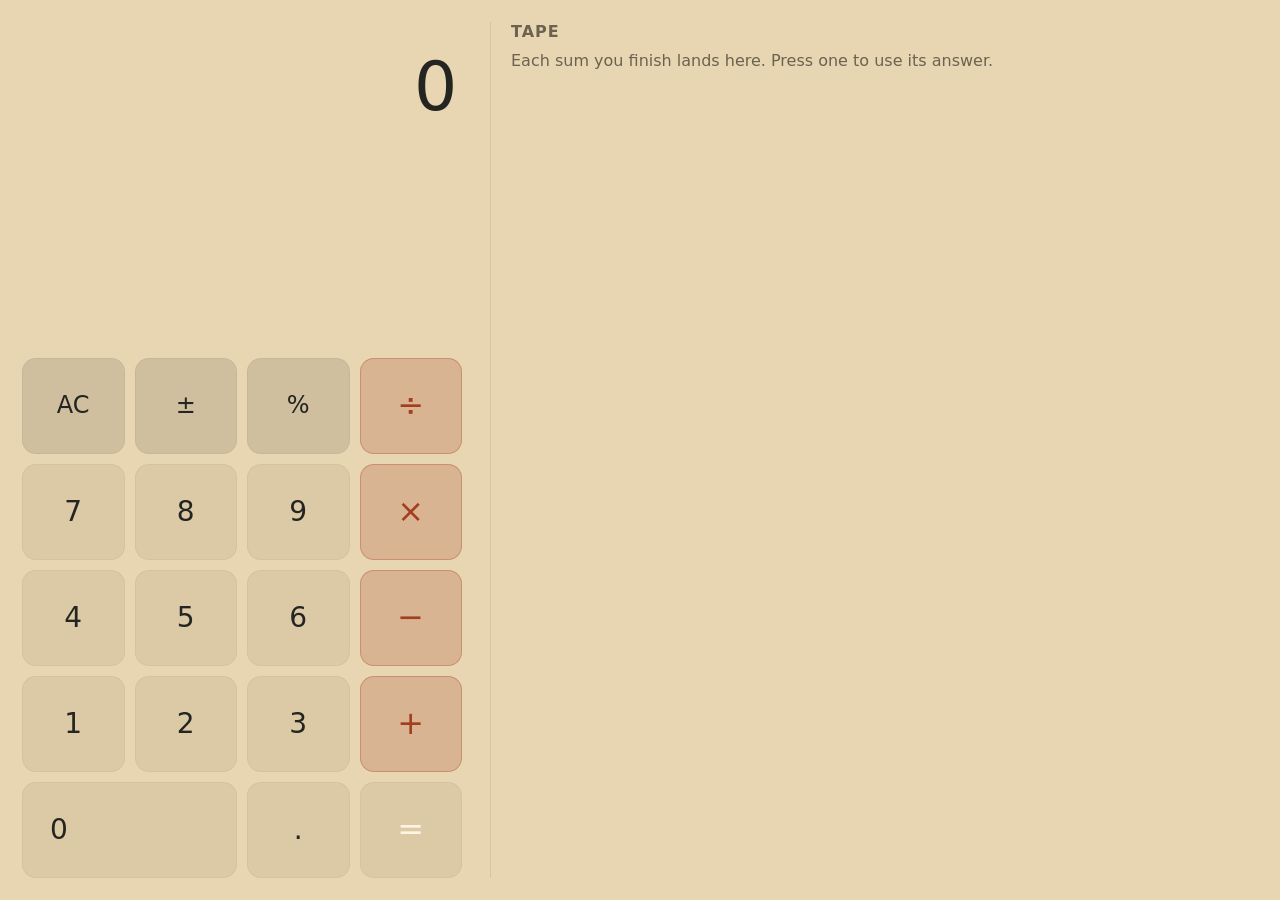
<file: apps/calculator/index.html>
<!doctype html>
<html lang="en">
<head>
<meta charset="utf-8">
<meta name="viewport" content="width=device-width, initial-scale=1">
<title>Calculator</title>
<link rel="manifest" href="manifest.json">
<link rel="icon" href="icon.svg" type="image/svg+xml">
<link rel="stylesheet" href="../parts/parts.css">
<link rel="stylesheet" href="calculator.css">
<script type="module" src="../parts/parts.js"></script>
</head>
<body>
<number-screen>
  <sum-line aria-hidden="true"></sum-line>
  <output aria-live="polite" aria-label="Result">0</output>
</number-screen>
<key-pad role="group" aria-label="Keys">
  <button type="button" data-key="clear" class="soft">AC</button>
  <button type="button" data-key="negate" class="soft" aria-label="Plus or minus">±</button>
  <button type="button" data-key="percent" class="soft" aria-label="Percent">%</button>
  <button type="button" data-key="/" class="op" aria-label="Divide">÷</button>
  <button type="button" data-key="7">7</button>
  <button type="button" data-key="8">8</button>
  <button type="button" data-key="9">9</button>
  <button type="button" data-key="*" class="op" aria-label="Times">×</button>
  <button type="button" data-key="4">4</button>
  <button type="button" data-key="5">5</button>
  <button type="button" data-key="6">6</button>
  <button type="button" data-key="-" class="op" aria-label="Minus">−</button>
  <button type="button" data-key="1">1</button>
  <button type="button" data-key="2">2</button>
  <button type="button" data-key="3">3</button>
  <button type="button" data-key="+" class="op" aria-label="Plus">+</button>
  <button type="button" data-key="0" class="wide">0</button>
  <button type="button" data-key="." aria-label="Point">.</button>
  <button type="button" data-key="=" primary aria-label="Equals">=</button>
</key-pad>
<paper-tape aria-label="Earlier sums">
  <h2>Tape</h2>
  <ol></ol>
  <p class="empty">Each sum you finish lands here. Press one to use its answer.</p>
</paper-tape>
<!-- a classic script at the end of the page, so it runs before parts.js (a module, run after parsing) says ready:
     the host's share and press messages answer that, and the calculator must be listening by then -->
<script src="calculator.js"></script>
</body>
</html>
</file>
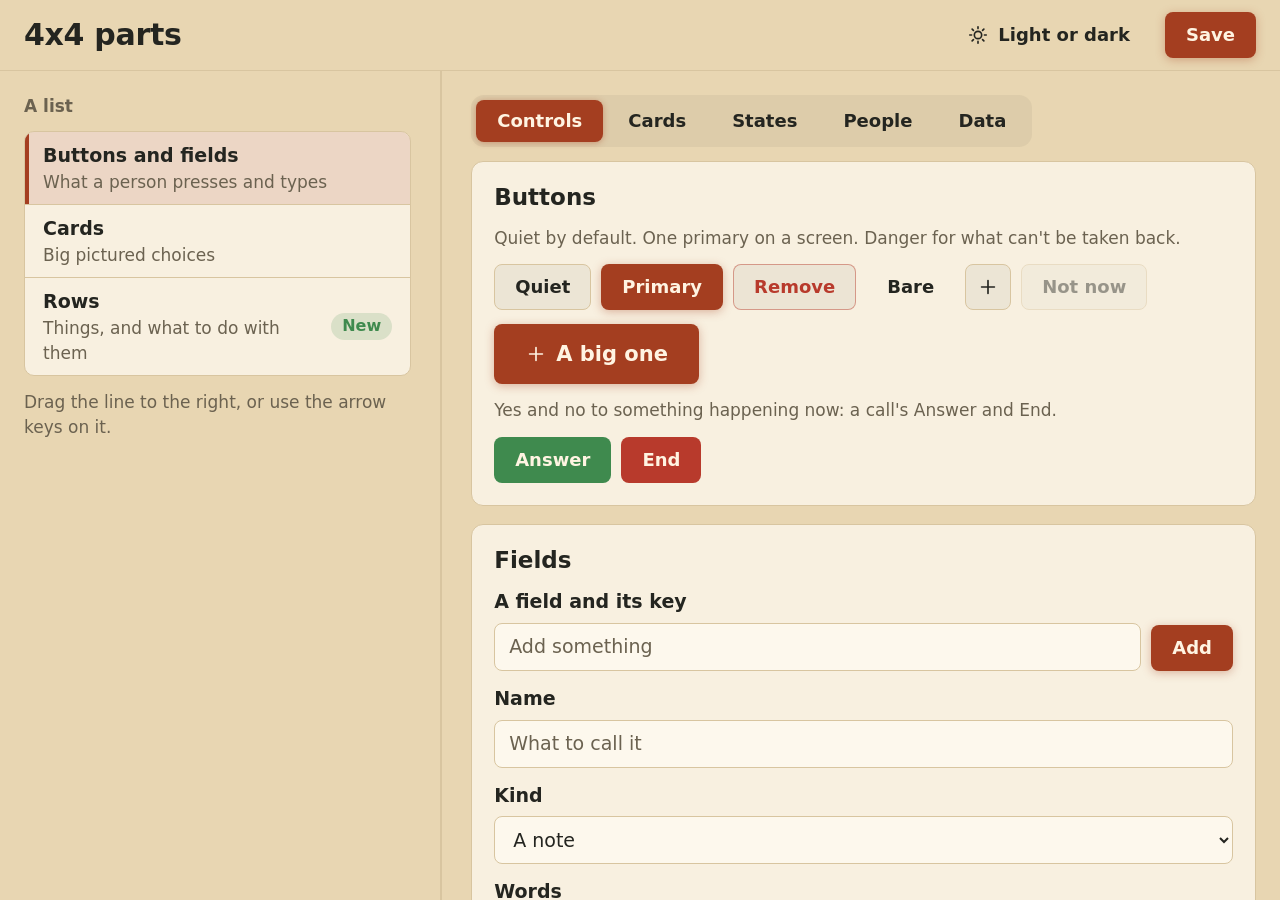
<file: apps/parts/index.html>
<!doctype html>
<html lang="en">
<head>
<meta charset="utf-8">
<meta name="viewport" content="width=device-width, initial-scale=1">
<title>4x4 parts</title>
<!-- Every kind, as an app would write it (the agreed names, README.md › The parts). The library gives kinds, not names: this
     page calls its things sample-…, an app calls them what they are. Read a tag by its last word: sample-list is
     a list, choice-grid a grid, sample-card a card. A kind's parts start with the kind: list-row in a list,
     row-title in a row, card-picture in a card, view-splitter in a view. -->
<link rel="stylesheet" href="parts.css">
<link rel="stylesheet" href="named/thread.css">
<script type="module" src="index.js"></script>
</head>
<body>
<app-page>
  <header>
    <h1>4x4 parts</h1>
    <button bare name="light"><svg><use href="icons.svg#sun"/></svg> Light or dark</button>
    <button primary name="save">Save</button>
  </header>

  <parts-view name="parts">
    <aside>
      <h3 quiet>A list</h3>
      <sample-list>
        <list-row press current>
          <row-title>Buttons and fields</row-title>
          <row-note>What a person presses and types</row-note>
        </list-row>
        <list-row press>
          <row-title>Cards</row-title>
          <row-note>Big pictured choices</row-note>
        </list-row>
        <list-row press>
          <row-title>Rows</row-title>
          <row-note>Things, and what to do with them</row-note>
          <sample-tag ok>New</sample-tag>
        </list-row>
      </sample-list>
      <p quiet>Drag the line to the right, or use the arrow keys on it.</p>
    </aside>

    <view-splitter></view-splitter>

    <main>
      <tab-group>
        <button tab="controls" current>Controls</button>
        <button tab="cards">Cards</button>
        <button tab="states">States</button>
        <button tab="people">People</button>
        <button tab="data">Data</button>
      </tab-group>

      <section tab="controls" current>
        <sample-card>
          <h2>Buttons</h2>
          <p quiet>Quiet by default. One primary on a screen. Danger for what can't be taken back.</p>
          <sample-group>
            <button>Quiet</button>
            <button primary>Primary</button>
            <button danger>Remove</button>
            <button bare>Bare</button>
            <button icon aria-label="Add"><svg><use href="icons.svg#add"/></svg></button>
            <button disabled>Not now</button>
          </sample-group>
          <sample-group>
            <button primary big><svg><use href="icons.svg#add"/></svg> A big one</button>
          </sample-group>
          <p quiet>Yes and no to something happening now: a call's Answer and End.</p>
          <sample-group>
            <button ok>Answer</button>
            <button bad>End</button>
          </sample-group>
        </sample-card>
        <sample-card>
          <h2>Fields</h2>
          <form inline><label>A field and its key <input name="thing" placeholder="Add something"></label><button primary type="button">Add</button></form>
          <label>Name <input name="name" placeholder="What to call it"></label>
          <label>Kind <select name="kind"><option>A note</option><option>A list</option></select></label>
          <label>Words <textarea name="words" placeholder="Say it in your own words"></textarea></label>
          <button role="switch" aria-checked="true">Keep it on this computer</button>
          <button role="switch" aria-checked="false">Tell me when it changes</button>
        </sample-card>
      </section>

      <section tab="cards">
        <choice-grid>
          <button card hue="left">
            <card-picture><svg><use href="icons.svg#book"/></svg></card-picture>
            <strong>Reading</strong>
            <small>Two apps side by side</small>
          </button>
          <button card hue="centre" current>
            <card-picture><svg><use href="icons.svg#note"/></svg></card-picture>
            <strong>Notes</strong>
            <small>You are here</small>
          </button>
          <button card hue="right">
            <card-picture><svg><use href="icons.svg#sun"/></svg></card-picture>
            <strong>Weather</strong>
            <small>One app</small>
          </button>
          <button card hue="bottom">
            <card-picture><svg><use href="icons.svg#add"/></svg></card-picture>
            <strong>New</strong>
            <small>Start empty</small>
          </button>
        </choice-grid>
      </section>

      <section tab="states">
        <sample-card>
          <h2>Meanings</h2>
          <p><sample-tag>Plain</sample-tag> <sample-tag ok>Saved</sample-tag> <sample-tag warn>Check this</sample-tag> <sample-tag bad>Failed</sample-tag> <sample-tag info>Tip</sample-tag></p>
          <h2>Working</h2>
          <progress></progress>
          <sample-group>
            <button name="say-ok">Say it worked</button>
            <button name="say-bad">Say it failed</button>
            <button name="say-undo">Say it with Undo</button>
            <button name="ask">Ask before going on</button>
          </sample-group>
        </sample-card>
        <sample-card>
          <h2>What changed</h2>
          <change-log lines>
            <log-line>Flour, two cups</log-line>
            <log-line removed>Sugar, one cup</log-line>
            <log-line added>Honey, half a cup</log-line>
            <log-line>Salt, a pinch</log-line>
          </change-log>
        </sample-card>
        <sample-card>
          <empty-notice>
            <svg><use href="icons.svg#note"/></svg>
            <h2>Nothing here yet</h2>
            <p>Say what's missing in a line, then offer the one thing to do about it.</p>
            <button primary><svg><use href="icons.svg#add"/></svg> Make the first one</button>
          </empty-notice>
        </sample-card>
      </section>

      <section tab="people">
        <sample-card>
          <h2>Who is around</h2>
          <p quiet>A portrait for a person, an icon for a thing; the dot says whether they can be reached. A badge counts what is new.</p>
          <people-list>
            <list-row current>
              <person-portrait online>A</person-portrait>
              <row-title>Ada <unread-badge aria-label="2 new">2</unread-badge></row-title>
              <row-note>Online, direct</row-note>
              <button primary>Write</button>
            </list-row>
            <list-row>
              <device-icon relay>T</device-icon>
              <row-title>The upstairs computer</row-title>
              <row-note>Online, through a relay</row-note>
              <button primary>Write</button>
            </list-row>
            <list-row done>
              <talk-icon group>3</talk-icon>
              <row-title>The three of us</row-title>
              <row-note>Offline</row-note>
              <button primary>Write</button>
            </list-row>
          </people-list>
        </sample-card>
        <sample-card>
          <h2>A conversation</h2>
          <sample-thread>
            <thread-log empty="Nothing written yet."></thread-log>
            <form>
              <textarea name="text" rows="1" placeholder="Write…" aria-label="Write"></textarea>
              <button primary>Send</button>
            </form>
            <output></output>
          </sample-thread>
        </sample-card>
      </section>

      <section tab="data">
        <sample-card>
          <h2>What an app keeps</h2>
          <p quiet>Kept on this computer as you type. Reload the page and it's still here; open the page twice and one follows the other.</p>
          <label>A line to keep <input name="line" placeholder="Type anything"></label>
          <sample-group>
            <button name="save-copy">Save a copy</button>
            <button name="bring-copy">Bring a copy in</button>
            <button danger name="forget">Forget it</button>
          </sample-group>
        </sample-card>
      </section>
    </main>
  </parts-view>
  <dialog name="ask">
    <form method="dialog">
      <h2>Remove the list?</h2>
      <p>Its three things go with it.</p>
      <sample-group>
        <button danger value="yes">Remove</button>
        <button value="no">Keep it</button>
      </sample-group>
    </form>
  </dialog>
</app-page>
</body>
</html>
</file>
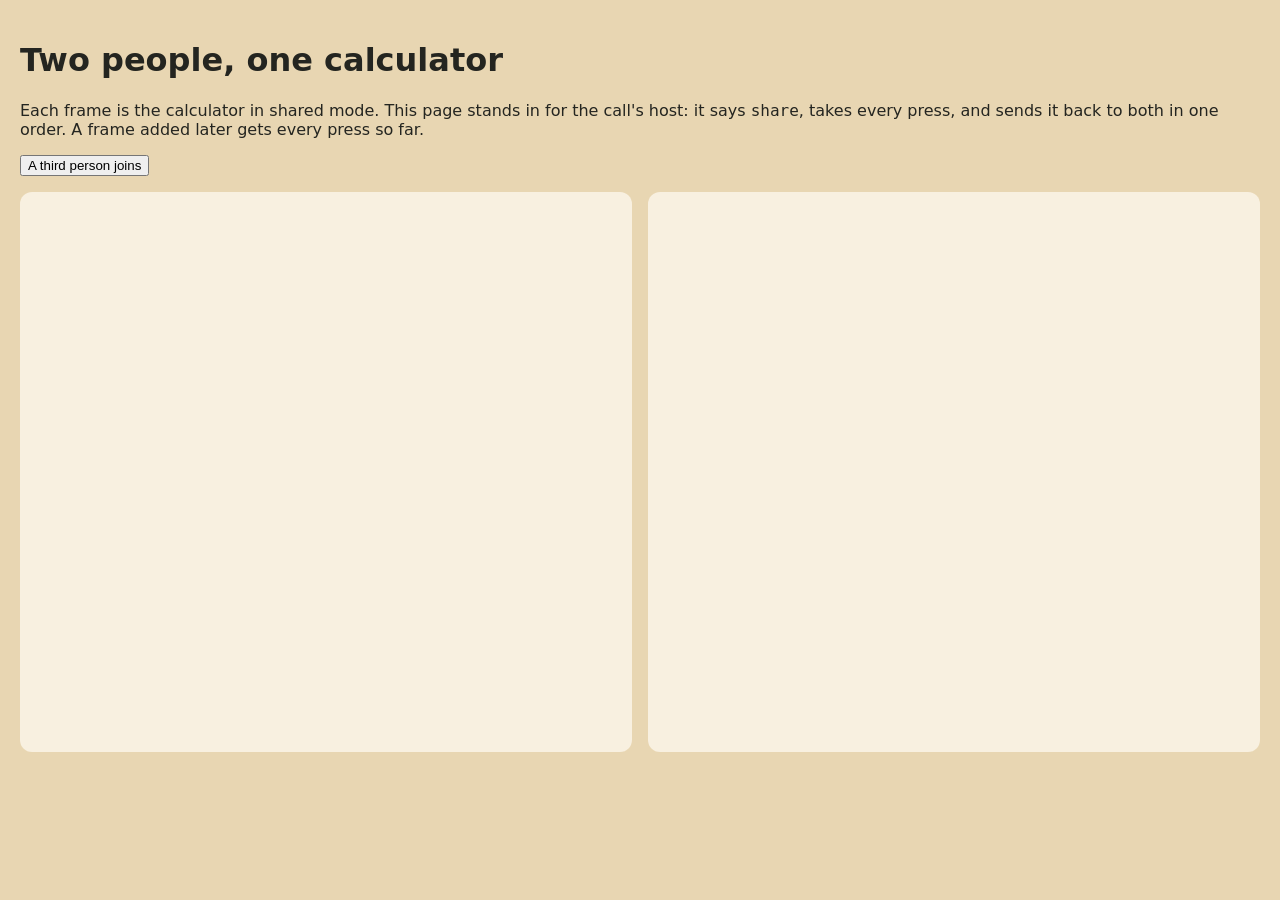
<file: apps/calculator/check/shared.html>
<!doctype html>
<html lang="en">
<head>
<meta charset="utf-8">
<meta name="viewport" content="width=device-width, initial-scale=1">
<title>Shared calculator check</title>
<link rel="stylesheet" href="shared.css">
<script type="module" src="shared.js"></script>
</head>
<body>
<h1>Two people, one calculator</h1>
<p>Each frame is the calculator in shared mode. This page stands in for the call's host: it says <code>share</code>, takes every press, and sends it back to both in one order. A frame added later gets every press so far.</p>
<p><button type="button" id="join">A third person joins</button> <output id="log"></output></p>
<check-pair></check-pair>
</body>
</html>
</file>
<file: apps/parts/parts.css>
/* The parts every 4x4 app is built from (apps/parts/README.md). One file, linked by each app:
     <link rel="stylesheet" href="../parts/parts.css">
     <script type="module" src="../parts/parts.js"></script>
   Colours and sizes are the look file's (look.css, generated from the design tokens): in a zone the host sends its own values
   (parts.js), opened on its own the app draws with these. Every length is calc(N * var(--u)) and every text
   calc(N * var(--t)), so the person's Everything and Text sizes scale it; no text is under 16px.
   Native controls stay native (button, input, select): a part styles them, it doesn't replace them. Layout parts are
   plain elements named for what they are (app-page, app-bar, app-cards…), with attributes for their states.
   Everything sits in the cascade layer `parts`, so an app's own CSS, and any widget's it brings along (a map
   library's buttons), wins over a part without a fight of selectors. */
@import "look.css";

@layer parts {
[hidden] { display: none !important; }   /* hidden means hidden, whatever a part's display is */

:root { color-scheme: var(--scheme, light); --hue: var(--accent); --gap: calc(14 * var(--u)); --pad: calc(24 * var(--u)); }
*, *::before, *::after { box-sizing: border-box; }
html, body { height: 100%; margin: 0; }
html[alone] { background: var(--bg); }   /* opened on its own, not in a zone */
/* nothing shown until the host's look has come (or a moment has passed): it never flashes its own colours first */
html:not([looked]) body { opacity: 0; }
html:not([looked]) * { transition: none !important; }
body {
  font: calc(19 * var(--t))/1.45 var(--font); color: var(--ink); background: transparent;   /* in a zone: the zone's own surface */
  transition: opacity .15s; -webkit-font-smoothing: antialiased;
}
h1, h2, h3, p { margin: 0; }
h1 { font: 600 calc(30 * var(--t))/1.15 var(--font); letter-spacing: -0.01em; }
h2 { font: 600 calc(23 * var(--t))/1.2 var(--font); }
h3 { font: 600 calc(19 * var(--t))/1.3 var(--font); }
[quiet], small { color: var(--muted); font-size: max(16px, calc(17 * var(--t))); }   /* quiet, not small */
a { color: var(--accent); text-underline-offset: .18em; }
:focus-visible { outline: var(--ring) solid var(--focus); outline-offset: 2px; }
::selection { background: color-mix(in oklab, var(--hue) 30%, transparent); }

/* ---- the page: a bar on top when it has one, then what scrolls ---- */
app-page { display: grid; grid-template-rows: auto minmax(0, 1fr); height: 100%; }
app-page > :only-child { grid-row: 1 / -1; }
app-bar {
  display: flex; align-items: center; gap: var(--gap); min-height: calc(64 * var(--u));
  padding: calc(12 * var(--u)) var(--pad); border-bottom: var(--hair) solid var(--line);
}
app-bar > h1 { flex: 1; min-width: 0; overflow: hidden; text-overflow: ellipsis; white-space: nowrap; }
app-bar > bar-end, app-row > row-end { display: flex; align-items: center; gap: calc(10 * var(--u)); margin-left: auto; }
app-body { display: flex; flex-direction: column; gap: calc(22 * var(--u)); padding: var(--pad); overflow: auto; min-height: 0; }
app-body[centre] { align-items: center; justify-content: center; text-align: center; }

/* ---- buttons: quiet by default; one [primary] per screen; [danger] for what can't be taken back ---- */
button, a[button] {
  display: inline-flex; align-items: center; justify-content: center; gap: calc(9 * var(--u));
  min-height: calc(46 * var(--u)); padding: calc(9 * var(--u)) calc(20 * var(--u));
  font: 550 calc(18 * var(--t))/1.2 var(--font); color: var(--ink); text-decoration: none;
  background: var(--wash-soft); border: var(--hair) solid var(--line); border-radius: var(--radius);
  cursor: pointer; transition: background .12s, transform .08s, box-shadow .12s;
}
button:hover, a[button]:hover { background: var(--wash-strong); }
button:active, a[button]:active { transform: scale(.97); }
button[primary] { color: var(--accent-ink); background: var(--hue); border-color: transparent; box-shadow: 0 calc(2 * var(--u)) calc(10 * var(--u)) color-mix(in oklab, var(--hue) 35%, transparent); }
button[primary]:hover { background: color-mix(in oklab, var(--hue) 88%, var(--ink)); }
button[danger] { color: var(--bad); border-color: color-mix(in oklab, var(--bad) 45%, transparent); }
button[danger]:hover { color: var(--accent-ink); background: var(--bad); }
button[bare] { background: none; border-color: transparent; }
button[bare]:hover { background: var(--wash-hover); }
button[big] { min-height: calc(60 * var(--u)); padding-inline: calc(30 * var(--u)); font-size: calc(21 * var(--t)); }
button[icon] { width: calc(46 * var(--u)); padding: 0; }
button svg, a[button] svg { width: calc(22 * var(--u)); height: calc(22 * var(--u)); flex: none; }
button:disabled { opacity: .45; cursor: default; transform: none; }
/* a chip: a small choice among several in a row; [current] when it's the one picked */
button[chip] { min-height: calc(38 * var(--u)); padding: calc(5 * var(--u)) calc(15 * var(--u)); border-radius: 99px; font: 500 max(16px, calc(17 * var(--t)))/1.2 var(--font); }
button[chip][current] { color: var(--accent-ink); background: var(--hue); border-color: transparent; }

/* ---- fields: a label over its control ---- */
app-field { display: grid; gap: calc(7 * var(--u)); }
app-field > span, app-field > label { font-weight: 550; }
/* the label beside its control, in one line: <app-field inline> */
app-field[inline] { display: inline-flex; align-items: center; gap: calc(10 * var(--u)); }
app-field[inline] > :is(input, select) { width: auto; }
input:not([type=checkbox], [type=radio], [type=range]), select, textarea {
  width: 100%; min-height: calc(48 * var(--u)); padding: calc(10 * var(--u)) calc(14 * var(--u));
  font: calc(19 * var(--t))/1.35 var(--font); color: var(--ink);
  background: var(--well); border: var(--rule) solid var(--line); border-radius: var(--radius);
}
textarea { min-height: calc(120 * var(--u)); resize: vertical; }
input::placeholder, textarea::placeholder { color: var(--muted); }
input:focus-visible, select:focus-visible, textarea:focus-visible { outline: none; border-color: var(--focus); box-shadow: 0 0 0 var(--ring) color-mix(in oklab, var(--focus) 40%, transparent); }
input[type=checkbox], input[type=radio] { width: calc(22 * var(--u)); height: calc(22 * var(--u)); accent-color: var(--hue); }

/* a switch: <button role="switch" aria-checked="false">Label</button> (parts.js flips it and says `change`) */
button[role=switch] { justify-content: space-between; gap: calc(18 * var(--u)); background: none; border-color: transparent; padding-inline: 0; font-weight: 500; text-align: left; }
button[role=switch]:hover { background: none; }
button[role=switch]::after {
  content: ""; flex: none; width: calc(52 * var(--u)); height: calc(30 * var(--u)); border-radius: 99px;
  background: radial-gradient(circle at calc(15 * var(--u)) 50%, var(--panel) calc(10 * var(--u)), transparent calc(11 * var(--u))) var(--line);
  transition: background .18s;
}
button[role=switch][aria-checked=true]::after { background: radial-gradient(circle at calc(37 * var(--u)) 50%, var(--accent-ink) calc(10 * var(--u)), transparent calc(11 * var(--u))) var(--hue); }

/* ---- tabs: <app-tabs><button tab="a" current>…</button>…</app-tabs> then <app-pane name="a">… ---- */
app-tabs { display: flex; gap: calc(4 * var(--u)); padding: calc(5 * var(--u)); background: var(--wash-soft); border-radius: calc(var(--radius) + 5 * var(--u)); width: fit-content; max-width: 100%; overflow-x: auto; }
app-tabs > button { background: none; border-color: transparent; min-height: calc(42 * var(--u)); white-space: nowrap; }
app-tabs > button[current] { color: var(--accent-ink); background: var(--hue); box-shadow: 0 calc(1 * var(--u)) calc(6 * var(--u)) color-mix(in oklab, var(--hue) 40%, transparent); }
app-pane { display: flex; flex-direction: column; gap: calc(18 * var(--u)); }
app-pane:not([current]) { display: none; }

/* ---- a panel: a lifted surface for one subject ---- */
app-panel { display: flex; flex-direction: column; gap: calc(14 * var(--u)); padding: calc(22 * var(--u)); background: var(--panel); border: var(--hair) solid var(--line); border-radius: calc(var(--radius) + 4 * var(--u)); }

/* ---- cards: big pictured choices, as many as fit; a card is a button when it can be pressed ---- */
app-cards { display: grid; grid-template-columns: repeat(auto-fill, minmax(calc(230 * var(--u)), 1fr)); gap: calc(16 * var(--u)); }
app-card, button[card] {
  display: flex; flex-direction: column; align-items: stretch; justify-content: flex-start; gap: calc(10 * var(--u));
  padding: calc(14 * var(--u)); text-align: left; font-weight: 500;
  background: var(--panel); border: var(--rule) solid var(--line); border-radius: calc(var(--radius) + 4 * var(--u));
}
button[card]:hover { background: var(--panel); border-color: var(--hue); transform: translateY(calc(-3 * var(--u))); box-shadow: 0 calc(8 * var(--u)) calc(22 * var(--u)) rgb(var(--dark) / .14); }
button[card][current] { border-color: var(--hue); box-shadow: 0 0 0 var(--ring) var(--hue); }
card-picture { display: grid; place-items: center; aspect-ratio: 16 / 10; border-radius: var(--radius); background: color-mix(in oklab, var(--hue) 22%, var(--deep)); color: var(--hue); overflow: hidden; }
card-picture > img { width: 100%; height: 100%; object-fit: cover; }
card-picture > svg { width: 38%; height: 38%; }
app-card strong, button[card] strong { font: 600 calc(20 * var(--t))/1.25 var(--font); }

/* ---- a list of rows: something, what it is, then what can be done with it ---- */
app-list { display: flex; flex-direction: column; border: var(--hair) solid var(--line); border-radius: calc(var(--radius) + 2 * var(--u)); background: var(--panel); overflow: hidden; }
app-row { display: flex; align-items: center; gap: var(--gap); min-height: calc(60 * var(--u)); padding: calc(10 * var(--u)) calc(18 * var(--u)); }
app-row + app-row { border-top: var(--hair) solid var(--line); }
app-row[press] { cursor: pointer; }
app-row[press]:hover { background: var(--wash-hover); }
app-row:focus-visible { outline-offset: calc(-2 * var(--ring)); }   /* inside the row: the list clips what's outside */
app-row[current] { background: color-mix(in oklab, var(--hue) 14%, transparent); box-shadow: inset calc(4 * var(--u)) 0 var(--hue); }
app-row > row-text { display: grid; min-width: 0; flex: 1; }
app-row > row-text > * { overflow: hidden; text-overflow: ellipsis; white-space: nowrap; }

/* ---- two parts side by side with a splitter the person drags (parts.js); narrow, one under the other ---- */
app-split { display: grid; grid-template-columns: minmax(calc(220 * var(--u)), var(--split, 34%)) calc(12 * var(--u)) minmax(0, 1fr); height: 100%; min-height: 0; }
app-split > * { min-width: 0; min-height: 0; overflow: auto; }
app-split > split-bar { cursor: col-resize; display: grid; place-items: center; overflow: visible; touch-action: none; }
app-split > split-bar::after { content: ""; width: var(--rule); height: 100%; background: var(--line); transition: width .12s, background .12s; }
app-split > split-bar:hover::after, app-split > split-bar[dragging]::after, app-split > split-bar:focus-visible::after { width: calc(4 * var(--u)); background: var(--hue); }
@container (max-width: 700px) { app-split { grid-template-columns: 1fr; height: auto; } app-split > split-bar { display: none; } }
body { container-type: inline-size; }
/* <app-split turns>: a list and the thing opened from it. Narrow (a zone can be 300 wide), they take turns at the
   full height: the aside, or the main part when the split says at="main". A [turn-back] button inside goes back to
   the aside (parts.js); wide, it isn't needed and isn't shown. */
@container (max-width: 700px) {
  app-split[turns] { height: 100%; grid-template-rows: minmax(0, 1fr); }
  /* !important: inside a layer it beats an app's own `aside { display: flex }`, which otherwise showed both sides
     at once (found building Text chat and Lists, 2026-11-17) */
  app-split[turns][at=main] > aside, app-split[turns]:not([at=main]) > main { display: none !important; }
}
@container (min-width: 701px) { app-split[turns] [turn-back] { display: none; } }

/* ---- nothing here yet: say so, large, with the one thing to do ---- */
app-empty { display: grid; justify-items: center; gap: calc(14 * var(--u)); padding: calc(48 * var(--u)) var(--pad); text-align: center; }
app-empty > svg { width: calc(72 * var(--u)); height: calc(72 * var(--u)); color: var(--hue); }
app-empty > h2 { font: 500 calc(30 * var(--t))/1.2 var(--font-display); }
app-empty > p { max-width: 34em; color: var(--muted); }

/* ---- a meaning: a small coloured word (state only, never decoration) ---- */
app-tag { display: inline-flex; align-items: center; padding: calc(3 * var(--u)) calc(11 * var(--u)); border-radius: 99px; font: 550 max(16px, calc(16 * var(--t)))/1.3 var(--font); color: var(--tag, var(--muted)); background: color-mix(in oklab, var(--tag, var(--muted)) 16%, transparent); }
app-tag[ok] { --tag: var(--ok); } app-tag[warn] { --tag: var(--warn); } app-tag[bad] { --tag: var(--bad); } app-tag[info] { --tag: var(--info); }

/* ---- working: a line that moves, so nothing looks stalled ---- */
app-busy { display: block; height: calc(5 * var(--u)); border-radius: 99px; background: var(--wash-strong); overflow: hidden; }
app-busy::after { content: ""; display: block; width: 36%; height: 100%; border-radius: inherit; background: var(--hue); animation: app-busy 1.1s ease-in-out infinite alternate; }
@keyframes app-busy { from { transform: translateX(-20%); } to { transform: translateX(200%); } }

/* ---- every press answered: a line said over the app for a moment (parts.js say()): a toast, dressed with the kinds below; its motion ---- */
@keyframes app-said { 0% { opacity: 0; transform: translateY(60%) scale(.92); } 9%, 82% { opacity: 1; transform: none; } 100% { opacity: 0; transform: translateY(-20%); } }
@keyframes app-said-act { 0% { opacity: 0; transform: translateY(60%) scale(.92); } 3%, 93% { opacity: 1; transform: none; } 100% { opacity: 0; transform: translateY(-20%); } }

/* ==== People: the parts for talking with someone (apps/parts/p2p/*.js draw them; apps/parts/p2p/README.md) ====
   The list of devices and conversations (people.js), the strip of Mic, Camera and Speaker (level-strip.js), someone
   calling (ringer.js), a conversation and the box to write in (thread.js). Until 2026-11-17 these had a stylesheet
   and a dark look of their own (p2p/p2p.css, p2p/app.css, deleted 2026-11-18 when the last page left them); here they draw from the one look, light and dark. */
p.say { color: var(--muted); font-size: max(16px, calc(17 * var(--t))); }   /* a quiet line that says what's so */
p.say.bad { color: var(--bad); }
svg.icon { width: 1.2em; height: 1.2em; flex: none; }
button.call { color: var(--accent-ink); background: var(--hue); border-color: transparent; }   /* the one thing to do with a person */
button.call:hover { background: color-mix(in oklab, var(--hue) 88%, var(--ink)); }
button.answer { color: var(--accent-ink); background: var(--ok); border-color: transparent; }
button.answer:hover { background: color-mix(in oklab, var(--ok) 88%, var(--ink)); }
button:is(.decline, .end) { color: var(--accent-ink); background: var(--bad); border-color: transparent; }
button:is(.decline, .end):hover { background: color-mix(in oklab, var(--bad) 88%, var(--ink)); }

/* people.js: a person or device with a dot (on: green; through a relay: amber; off: grey) and one key */
ul.people { list-style: none; margin: 0; padding: 0; display: grid; gap: calc(10 * var(--u)); }
/* in a narrow column the key drops under the name rather than squeezing it (seen in an AWD zone, 2026-11-18) */
ul.people li { display: flex; flex-wrap: wrap; align-items: center; gap: calc(10 * var(--u)) var(--gap); min-height: calc(68 * var(--u)); padding: calc(10 * var(--u)) calc(16 * var(--u)); background: var(--panel); border: var(--hair) solid var(--line); border-radius: calc(var(--radius) + 2 * var(--u)); }
ul.people li[aria-current] { background: color-mix(in oklab, var(--hue) 14%, var(--panel)); border-color: var(--hue); box-shadow: inset calc(4 * var(--u)) 0 var(--hue); }
ul.people .badge { position: relative; flex: none; display: grid; place-items: center; width: calc(44 * var(--u)); height: calc(44 * var(--u)); border-radius: 50%; font-weight: 700; color: var(--accent-ink); background: var(--zone-centre); }
ul.people li.group .badge { background: var(--zone-right); }
ul.people .badge::after { content: ""; position: absolute; right: -1px; bottom: -1px; width: calc(13 * var(--u)); height: calc(13 * var(--u)); border-radius: 50%; background: var(--muted); box-shadow: 0 0 0 calc(3 * var(--u)) var(--panel); }
ul.people li[online] .badge::after { background: var(--ok); }
ul.people li[relay] .badge::after { background: var(--warn); }
ul.people .text { display: flex; flex-direction: column; min-width: 0; flex: 1 1 7em; }
ul.people .text b { font-weight: 600; overflow-wrap: break-word; }
ul.people li > button { margin-left: auto; }
ul.people .text span { color: var(--muted); font-size: max(16px, calc(17 * var(--t))); }
ul.people .text span.good { color: var(--ok); }  ul.people .text span.bad { color: var(--bad); }  ul.people .text span.behind { color: var(--warn); }
ul.people mark { margin-left: calc(8 * var(--u)); padding: 0 calc(9 * var(--u)); border-radius: 99px; font: 700 max(16px, calc(16 * var(--t)))/1.5 var(--font); color: var(--accent-ink); background: var(--hue); vertical-align: middle; }

/* level-strip.js: Mic (on or off, its level, a live meter), Camera, Speaker (on or off, its volume) */
level-strip { display: flex; flex-wrap: wrap; align-items: center; gap: calc(8 * var(--u)); }
level-pill { display: inline-flex; align-items: center; gap: calc(4 * var(--u)); padding: calc(3 * var(--u)); border-radius: 99px; background: var(--wash-soft); border: var(--hair) solid var(--line); }
level-pill button { border-radius: 99px; min-height: calc(40 * var(--u)); padding: calc(6 * var(--u)) calc(16 * var(--u)); }
level-pill button[aria-pressed="true"] { color: var(--accent-ink); background: var(--hue); border-color: transparent; }
level-pill button[aria-pressed="false"] { color: var(--bad); border-color: color-mix(in oklab, var(--bad) 55%, transparent); background: color-mix(in oklab, var(--bad) 12%, transparent); }
level-pill .slider { position: relative; display: inline-flex; align-items: center; padding: 0 calc(10 * var(--u)) 0 calc(4 * var(--u)); }
level-pill input[type=range] { width: clamp(70px, 8vw, 130px); accent-color: var(--hue); cursor: pointer; }
level-pill button[aria-pressed="false"] + .slider input { accent-color: var(--muted); }
/* no microphone or camera here: neither on nor off, greyed (before 2026-11-19 it looked on) */
level-pill button:disabled { color: var(--muted); background: transparent; border-color: var(--line); opacity: .6; cursor: not-allowed; }
level-pill button:disabled + .slider { opacity: .45; }
mic-meter { position: absolute; left: calc(4 * var(--u)); right: calc(10 * var(--u)); bottom: calc(-3 * var(--u)); height: calc(3 * var(--u)); border-radius: 2px; background: var(--well); overflow: hidden; pointer-events: none; }
mic-meter i { display: block; height: 100%; width: 0; background: var(--ok); }

/* ringer.js: someone calling */
dialog.ringing { min-width: min(calc(380 * var(--u)), 90vw); padding: calc(32 * var(--u)) calc(40 * var(--u)); text-align: center; color: var(--ink); background: var(--panel); border: var(--hair) solid var(--line); border-radius: calc(var(--radius) + 12 * var(--u)); box-shadow: 0 calc(20 * var(--u)) calc(60 * var(--u)) rgb(var(--dark) / .4); }
dialog.ringing::backdrop { background: rgb(var(--dark) / .45); backdrop-filter: blur(4px); }
dialog.ringing h2 { margin: calc(14 * var(--u)) 0 calc(4 * var(--u)); font: 500 calc(30 * var(--t))/1.2 var(--font-display); }
.ring-pulse { width: calc(64 * var(--u)); height: calc(64 * var(--u)); margin: 0 auto; border-radius: 50%; background: var(--ok); display: grid; place-items: center; font: 700 calc(28 * var(--t))/1 var(--font); color: rgb(var(--dark)); animation: ring-pulse 1.2s ease-out infinite; }
@keyframes ring-pulse { from { box-shadow: 0 0 0 0 color-mix(in oklab, var(--ok) 60%, transparent); } to { box-shadow: 0 0 0 calc(28 * var(--u)) transparent; } }
.ring-buttons { display: flex; gap: var(--gap); justify-content: center; margin-top: calc(22 * var(--u)); }
.ring-buttons button { min-height: calc(54 * var(--u)); padding-inline: calc(30 * var(--u)); font-size: calc(20 * var(--t)); }

/* thread.js: a conversation, yours on the right, and the box to write in */
.p2p-thread { display: flex; flex-direction: column; min-height: 0; gap: calc(10 * var(--u)); }
thread-lines { flex: 1; min-height: calc(120 * var(--u)); overflow-y: auto; display: flex; flex-direction: column; gap: calc(10 * var(--u)); padding: calc(4 * var(--u)) calc(2 * var(--u)); }
thread-line { align-self: flex-start; max-width: 80%; padding: calc(10 * var(--u)) calc(15 * var(--u)); border-radius: calc(16 * var(--u)) calc(16 * var(--u)) calc(16 * var(--u)) calc(4 * var(--u)); background: var(--panel); border: var(--hair) solid var(--line); white-space: pre-wrap; overflow-wrap: anywhere; }
thread-line[mine] { align-self: flex-end; border-radius: calc(16 * var(--u)) calc(16 * var(--u)) calc(4 * var(--u)) calc(16 * var(--u)); background: color-mix(in oklab, var(--hue) 16%, var(--panel)); border-color: color-mix(in oklab, var(--hue) 40%, transparent); }
thread-line b { display: flex; gap: calc(10 * var(--u)); align-items: baseline; font-size: max(16px, calc(16 * var(--t))); margin-bottom: calc(2 * var(--u)); }
thread-line time { font-weight: 400; color: var(--muted); }
thread-file { display: flex; flex-direction: column; gap: calc(6 * var(--u)); margin: calc(4 * var(--u)) 0; }
thread-file img, thread-file video { display: block; max-width: 100%; max-height: calc(360 * var(--u)); border-radius: calc(10 * var(--u)); }
thread-file a { color: inherit; }
.p2p-thread[dropping] thread-lines { outline: 2px dashed currentColor; outline-offset: -4px; }
.p2p-thread form { display: flex; gap: calc(10 * var(--u)); align-items: flex-end; }
.p2p-thread textarea { flex: 1; min-height: calc(48 * var(--u)); max-height: 40vh; }
.p2p-thread p.say { min-height: 1em; }
.p2p-thread p.say.empty { margin: auto; text-align: center; }

@media (prefers-reduced-motion: reduce) {
  * { transition: none !important; }
  .ring-pulse { animation: none; }
  app-busy::after { animation: none; width: 100%; opacity: .5; }
  @keyframes app-said-still { 0%, 85% { opacity: 1; } 100% { opacity: 0; } }
}
}

/* ==== The kinds (the agreed names, README.md › The parts; agreed 2026-11-18) ====
   The library gives kinds, not names. An app names each thing by what it is, and the last word is its kind:
   <device-list> is a list, <recipe-card> a card, <chat-view> a view. parts.js reads that word and marks the
   element, so here one rule dresses every list: :state(list). Nothing below knows an app's names.

     standard HTML    for what a person operates and for the outline: button, input, select, textarea, label, form,
                      fieldset, dialog, progress, output; header, main, aside, section, h1 to h3, p
     a kind           :state(page view card list row grid group thread log line tag badge portrait icon notice toast)
     a kind's part    by its own name, in any thing of that kind: list-row, row-title, row-note, card-picture,
                      view-splitter, thread-log, log-line
     a word           how it is just now: primary, danger, bare, big, quiet, current, mine, online; ok warn bad info
   No class, no id, no div. A new app is written this way (starter/). The app- parts above (app-bar, app-body,
   app-split, app-panel, app-list, app-row, app-card, app-field, app-empty, app-tabs, app-busy) are the earlier
   names: they stay until the last app written in them has moved, and no new page uses them. */
@layer parts {

/* ---- the page: app-page > header, then main or a :state(view) ---- */
app-page > :is(main, :state(view)) { min-height: 0; }
app-page > main { display: flex; flex-direction: column; gap: calc(22 * var(--u)); padding: var(--pad); overflow: auto; }

/* a header is a heading and what goes with it, at any depth: the heading takes the room, the rest sits at the end */
header { display: flex; align-items: center; gap: var(--gap); min-height: calc(46 * var(--u)); }
header > :is(h1, h2, h3) { flex: 1; min-width: 0; }
/* the page's name keeps its room; narrow, the keys go under it rather than cut it short */
header > h1 { flex: 1 0 auto; max-width: 100%; overflow: hidden; text-overflow: ellipsis; white-space: nowrap; }
app-page > header { flex-wrap: wrap; }
app-page > header { min-height: calc(64 * var(--u)); padding: calc(12 * var(--u)) var(--pad); border-bottom: var(--hair) solid var(--line); }

/* ---- words: [quiet] says less loudly, never smaller; ok, warn and bad colour a line by its meaning ---- */
p:is([ok], [warn], [bad]), output { font-size: max(16px, calc(17 * var(--t))); }
[ok]:is(p, output) { color: var(--ok); }  [warn]:is(p, output) { color: var(--warn); }  [bad]:is(p, output) { color: var(--bad); }
output { display: block; }
output:empty { display: none; }

/* ---- a key that answers yes or no to something happening now: <button ok>Answer</button>, <button bad>End</button>
   (a call's Answer, Decline and End; The same and Different). Filled, so it is found at once. ---- */
button[ok] { color: var(--accent-ink); background: var(--ok); border-color: transparent; }
button[ok]:hover { background: color-mix(in oklab, var(--ok) 88%, var(--ink)); }
button[bad] { color: var(--accent-ink); background: var(--bad); border-color: transparent; }
button[bad]:hover { background: color-mix(in oklab, var(--bad) 88%, var(--ink)); }

/* ---- a field is a label around its control: <label>A name <input name="name"></label> ---- */
label:has(> :is(input, select, textarea)) { display: grid; gap: calc(7 * var(--u)); font-weight: 550; }
label:has(> :is([type=checkbox], [type=radio])) { display: inline-flex; align-items: center; gap: calc(8 * var(--u)); font-weight: 400; }
fieldset { display: flex; flex-wrap: wrap; gap: calc(8 * var(--u)) calc(18 * var(--u)); min-width: 0; margin: 0; padding: 0; border: 0; }
legend { padding: 0; margin-bottom: calc(8 * var(--u)); color: var(--muted); font-size: max(16px, calc(17 * var(--t))); }

/* ---- :state(group): the keys that belong together, in a row ---- */
:state(group) { display: flex; flex-wrap: wrap; align-items: center; gap: calc(10 * var(--u)); }

/* ---- :state(card): a lifted surface for one subject. A form inside a card is laid out like it. ---- */
:state(card), :state(card) > form { display: flex; flex-direction: column; gap: calc(14 * var(--u)); }
:state(card) { padding: calc(22 * var(--u)); background: var(--panel); border: var(--hair) solid var(--line); border-radius: calc(var(--radius) + 4 * var(--u)); }

/* ---- a tag: a word that labels a thing ---- */
:state(tag) { display: inline-flex; align-items: center; padding: calc(3 * var(--u)) calc(11 * var(--u)); border-radius: 99px; font: 550 max(16px, calc(16 * var(--t)))/1.3 var(--font); color: var(--tag, var(--muted)); background: color-mix(in oklab, var(--tag, var(--muted)) 16%, transparent); }
:state(tag)[ok] { --tag: var(--ok); }  :state(tag)[warn] { --tag: var(--warn); }  :state(tag)[bad] { --tag: var(--bad); }  :state(tag)[info] { --tag: var(--info); }

/* ---- a badge: a small mark on something else, a count or a dot ---- */
:state(badge) { margin-left: calc(8 * var(--u)); padding: 0 calc(9 * var(--u)); border-radius: 99px; font: 700 max(16px, calc(16 * var(--t)))/1.5 var(--font); color: var(--accent-ink); background: var(--hue); }

/* ---- a portrait (someone) and an icon (something): a picture, or their first letter when there is none.
   [online] puts a green dot on it, [relay] an amber one, neither a grey one; [group] is several ---- */
:is(:state(portrait), :state(icon)) { position: relative; display: grid; place-items: center; width: calc(44 * var(--u)); height: calc(44 * var(--u)); border-radius: 50%; font-weight: 700; color: var(--accent-ink); background: var(--zone-centre); }
:state(icon) { border-radius: calc(var(--radius) + 2 * var(--u)); }
:is(:state(portrait), :state(icon))[group] { background: var(--zone-right); }
:state(row) > :is(:state(portrait), :state(icon))::after { content: ""; position: absolute; right: -1px; bottom: -1px; width: calc(13 * var(--u)); height: calc(13 * var(--u)); border-radius: 50%; background: var(--muted); box-shadow: 0 0 0 calc(3 * var(--u)) var(--panel); }
:state(row) > :is(:state(portrait), :state(icon))[online]::after { background: var(--ok); }
:state(row) > :is(:state(portrait), :state(icon))[relay]::after { background: var(--warn); }

/* ---- a notice: a message that stays in place. With a heading it is said large, with the one thing to do
   (nothing here yet); words alone are a quiet line, coloured by ok, warn or bad ---- */
:state(notice):not(:has(> h2)) { display: block; padding: 0; text-align: left; color: var(--muted); font-size: max(16px, calc(17 * var(--t))); }
:state(notice)[ok] { color: var(--ok); }  :state(notice)[warn] { color: var(--warn); }  :state(notice)[bad] { color: var(--bad); }
:state(notice):has(> h2) { display: grid; justify-items: center; gap: calc(14 * var(--u)); padding: calc(48 * var(--u)) var(--pad); text-align: center; }
:state(notice) > svg { width: calc(72 * var(--u)); height: calc(72 * var(--u)); color: var(--hue); }
:state(notice) > h2 { font: 500 calc(30 * var(--t))/1.2 var(--font-display); }
:state(notice) > p { max-width: 34em; color: var(--muted); }
main > :state(notice):has(> h2) { margin: auto; }

/* ---- work under way is HTML's own <progress>, with no value ---- */
progress:indeterminate { appearance: none; display: block; width: 100%; height: calc(5 * var(--u)); border: 0; border-radius: 99px; background: var(--wash-strong); overflow: hidden; }
progress:indeterminate::-webkit-progress-bar { background: none; }
progress:indeterminate::after { content: ""; display: block; width: 36%; height: 100%; border-radius: inherit; background: var(--hue); animation: app-busy 1.1s ease-in-out infinite alternate; }

/* ---- a view: aside and main, side by side; with a view-splitter between them the person drags the line
   (named.js keeps its place) ---- */
:state(view) { display: grid; grid-template-columns: minmax(calc(220 * var(--u)), var(--split, 34%)) minmax(0, 1fr); height: 100%; min-height: 0; }
:state(view) > * { min-width: 0; min-height: 0; overflow: auto; }
:state(view) > :is(aside, main) { display: flex; flex-direction: column; gap: calc(14 * var(--u)); padding: var(--pad); }
:state(view) > aside > :is(h2, section) { margin-top: calc(14 * var(--u)); }
/* a side's heading and its key: in a narrow side the key goes under the heading, never over it (seen in an AWD zone, 2026-11-18) */
:state(view) > :is(aside, main) > header { flex-wrap: wrap; }
:state(view) > :is(aside, main) > header > :is(h2, h3) { flex: 1 1 auto; }
/* what's in a side keeps its own height and the side scrolls; a part that should fill and scroll inside says so (chat-thread) */
:where(:state(view) > :is(aside, main), app-page > main) > * { flex-shrink: 0; }
:state(view) section { display: flex; flex-direction: column; gap: calc(14 * var(--u)); }
:state(view):has(> view-splitter) { grid-template-columns: minmax(calc(220 * var(--u)), var(--split, 34%)) calc(12 * var(--u)) minmax(0, 1fr); }
view-splitter { cursor: col-resize; display: grid; place-items: center; overflow: visible; touch-action: none; }
view-splitter::after { content: ""; width: var(--rule); height: 100%; background: var(--line); transition: width .12s, background .12s; }
view-splitter:is(:hover, [dragging], :focus-visible)::after { width: calc(4 * var(--u)); background: var(--hue); }
/* narrow (a zone can be 300 wide): one under the other; <:state(view) turns> gives each side the whole height in turn,
   the aside, or the main side when the view says at="main". A [turn-back] button goes back to the aside. */
@container (max-width: 700px) {
  :state(view), :state(view):has(> view-splitter) { grid-template-columns: 1fr; height: auto; }
  :state(view) > view-splitter { display: none; }
  /* one under the other, each at its own height, and the view scrolls as one (before 2026-11-18 the two sides
     shared the page's height and each scrolled in its squeezed half: Devices and Video chat at 380 wide) */
  :state(view):not([turns]) { overflow: auto; grid-auto-rows: max-content; align-content: start; }
  :state(view):not([turns]) > * { overflow: visible; }
  :state(view)[turns] { height: 100%; grid-template-rows: minmax(0, 1fr); }
  :state(view)[turns][at=main] > aside, :state(view)[turns]:not([at=main]) > main { display: none; }
}
@container (min-width: 701px) { :state(view)[turns] [turn-back] { display: none; } }

/* ---- a group that holds tabs, and beside it whatever carries the same word:
        <tab-group><button tab="a" current>…</button></tab-group>  <section tab="a" current>…</section> ---- */
/* the tabs go onto a second row when they do not fit (before 2026-11-19 the row scrolled sideways and the last tab was cut, with nothing to say so) */
:state(group):has(> button[tab]) { flex-wrap: wrap; gap: calc(4 * var(--u)); padding: calc(5 * var(--u)); background: var(--wash-soft); border-radius: calc(var(--radius) + 5 * var(--u)); width: fit-content; max-width: 100%; }
:state(group) > button[tab] { background: none; border-color: transparent; min-height: calc(42 * var(--u)); white-space: nowrap; }
:state(group) > button[tab][current] { color: var(--accent-ink); background: var(--hue); box-shadow: 0 calc(1 * var(--u)) calc(6 * var(--u)) color-mix(in oklab, var(--hue) 40%, transparent); }
[tab]:not(button) { display: flex; flex-direction: column; gap: calc(18 * var(--u)); }
[tab]:not(button, [current]) { display: none; }

/* ---- a field and its key on one line: <form inline><label>Add a thing <input></label><button primary>Add</button></form>.
   The field takes the room, the key sits at its foot, and it goes under when there is no room. ---- */
form[inline] { display: flex; flex-direction: row; flex-wrap: wrap; align-items: flex-end; gap: calc(10 * var(--u)); }
form[inline] > label { flex: 1 1 calc(200 * var(--u)); margin: 0; }

/* ---- a dialog: something to answer before going on (<dialog><form method="dialog">…), opened with showModal().
   Before 2026-11-19 only the ringing card was dressed, and a page's own dialog drew as the browser's. ---- */
dialog { width: min(calc(460 * var(--u)), 92vw); padding: calc(24 * var(--u)) calc(28 * var(--u)); color: var(--ink); background: var(--panel); border: var(--hair) solid var(--line); border-radius: calc(var(--radius) + 4 * var(--u)); box-shadow: 0 calc(18 * var(--u)) calc(50 * var(--u)) rgb(var(--dark) / .3); }
dialog::backdrop { background: rgb(var(--dark) / .45); backdrop-filter: blur(4px); }
dialog > form { display: flex; flex-direction: column; gap: var(--gap); }
dialog h2 { margin: 0; }

/* ---- a list holds rows: any …-list > list-row > row-title · row-note, with a picture before and keys after ---- */
:state(list) { display: flex; flex-direction: column; border: var(--hair) solid var(--line); border-radius: calc(var(--radius) + 2 * var(--u)); background: var(--panel); overflow: hidden; }
/* a row is a grid: what comes first (an avatar, an icon), then the title over the note, then whatever follows */
:state(row) { display: grid; grid-template-columns: minmax(0, 1fr); grid-auto-flow: column; grid-auto-columns: auto; align-items: center; column-gap: var(--gap); min-height: calc(60 * var(--u)); padding: calc(10 * var(--u)) calc(18 * var(--u)); }
:state(row):has(> :first-child:not(row-title)) { grid-template-columns: auto minmax(0, 1fr); }
:state(row) > * { grid-row: 1 / span 2; }
/* a title's words, then a tag or a badge beside them, a little apart whether or not the page left a space (a row made
   with el() has none: Plants, 2026-11-19) */
:state(row) > row-title { grid-row: 1; font-weight: 600; overflow-wrap: anywhere; display: flex; flex-wrap: wrap; align-items: center; column-gap: calc(8 * var(--u)); }
:state(row) > row-title:not(:has(~ row-note)) { grid-row: 1 / span 2; }
:state(row) > row-note { grid-row: 2; grid-column: 1; color: var(--muted); font-size: max(16px, calc(17 * var(--t))); }
:state(row):has(> :first-child:not(row-title)) > row-note { grid-column: 2; }
:state(row):has(> row-note) > row-title { align-self: end; }
:state(row):has(> row-note) > row-note { align-self: start; }
row-note[ok] { color: var(--ok); }  row-note[warn] { color: var(--warn); }  row-note[bad] { color: var(--bad); }
:state(row) + :state(row) { border-top: var(--hair) solid var(--line); }
/* a row that is done (ticked, bought, finished): <list-row done>. Its title is struck and softer; the row stays. */
:state(row)[done] > row-title { color: var(--muted); text-decoration: line-through; text-decoration-color: color-mix(in oklab, var(--muted) 70%, transparent); }
/* a row with two keys or more in a narrow zone: the keys go under the title and the note, which keep the row's
   width (before 2026-11-19 two keys squeezed a title to a letter a line: Plants at 320). It follows the page's
   width, and a list in a view's side follows that side's (below). */
/* a list in a side of a view is measured by itself, so the same holds for a narrow side of a wide page (2026-11-19).
   Only there: a list measured by itself has no width of its own, which a side gives it and a row of things may not. */
:state(view) > :is(aside, main) :state(list) { container-type: inline-size; }
@container (max-width: 480px) {
  :state(row):has(> button ~ button) { display: flex; flex-wrap: wrap; row-gap: calc(8 * var(--u)); }
  :state(row):has(> button ~ button) > row-title { flex: 1 1 0; min-width: 60%; }
  :state(row):has(> button ~ button) > row-note { flex: 1 1 100%; margin-top: calc(-6 * var(--u)); }
}
/* a list with no rows: it says so in the words its `empty` gives, or leaves the room to the notice written right
   after it, which shows only then; no code either way */
:state(list):not(:has(> :state(row))):not([empty]) { display: none; }
:state(list)[empty]:not(:has(> :state(row)))::before { content: attr(empty); padding: calc(14 * var(--u)) calc(18 * var(--u)); color: var(--muted); font-size: max(16px, calc(17 * var(--t))); }
:state(list):has(> :state(row)) + :state(notice):not([bad], [warn]) { display: none; }   /* a warning written after a list is not its empty word (2026-11-19: Phone hid "x4-p2p isn't running" whenever a group was listed) */
:state(row)[press] { cursor: pointer; }
:state(row)[press]:hover { background: var(--wash-hover); }
:state(row):focus-visible { outline-offset: calc(-2 * var(--ring)); }
:state(row)[current] { background: color-mix(in oklab, var(--hue) 14%, transparent); box-shadow: inset calc(4 * var(--u)) 0 var(--hue); }

/* ---- :state(grid) > button[card] > card-picture: big pictured choices, as many as fit ---- */
/* a card's own colour, by the zone it stands for: <button card hue="left"> */
[hue=left] { --hue: var(--zone-left); }  [hue=centre] { --hue: var(--zone-centre); }  [hue=right] { --hue: var(--zone-right); }  [hue=bottom] { --hue: var(--zone-bottom); }
button[card] > small { font-weight: 400; }
:state(grid) { display: grid; grid-template-columns: repeat(auto-fill, minmax(calc(230 * var(--u)), 1fr)); gap: calc(16 * var(--u)); }

/* ---- :state(toast): every press answered, a line over the app for a moment (named.js say()) ---- */
:state(toast) {
  position: fixed; left: 50%; bottom: calc(28 * var(--u)); translate: -50% 0; z-index: 10; max-width: calc(100% - 2 * var(--pad));
  padding: calc(13 * var(--u)) calc(24 * var(--u)); border-radius: 99px; pointer-events: none;
  font: 600 calc(19 * var(--t))/1.3 var(--font); color: var(--accent-ink); background: var(--hue);
  box-shadow: 0 calc(8 * var(--u)) calc(26 * var(--u)) rgb(var(--dark) / .28); animation: app-said 2.4s both;
}
:state(toast)[ok] { background: var(--ok); }  :state(toast)[warn] { background: var(--warn); }  :state(toast)[bad] { background: var(--bad); }
:state(toast):has(button) { display: flex; align-items: center; gap: calc(16 * var(--u)); padding-block: calc(7 * var(--u)); padding-right: calc(8 * var(--u)); pointer-events: auto; animation: app-said-act 7s both; }
:state(toast):is(:hover, :focus-within) { animation-play-state: paused; }
:state(toast) > button { min-height: calc(40 * var(--u)); padding: calc(6 * var(--u)) calc(18 * var(--u)); border-radius: 99px; color: inherit; font-weight: 650; background: color-mix(in oklab, currentColor 18%, transparent); border-color: color-mix(in oklab, currentColor 35%, transparent); }

@media (prefers-reduced-motion: reduce) {
  progress:indeterminate::after { animation: none; width: 100%; opacity: .5; }
  :state(toast) { animation-name: app-said-still; }
}

/* ---- what changed (versions.js): a log's lines marked [added] or [removed], the rest as they were ---- */
:state(log)[lines] { display: flex; flex-direction: column; gap: 2px; line-height: 1.5; }
:state(log)[lines] > log-line { display: block; padding: 0 calc(8 * var(--u)); white-space: pre-wrap; overflow-wrap: anywhere; }
:state(log) > log-line[added], :state(log) > log-line[removed] { display: block; padding: 0 calc(8 * var(--u)); border-radius: calc(4 * var(--u)); white-space: pre-wrap; }
:state(log) > log-line[added] { background: color-mix(in oklab, var(--ok) 18%, transparent); }
:state(log) > log-line[removed] { background: color-mix(in oklab, var(--bad) 16%, transparent); text-decoration: line-through; text-decoration-color: color-mix(in oklab, var(--bad) 60%, transparent); }
:state(log) > log-line[added]::before { content: "+ "; color: var(--ok); }
:state(log) > log-line[removed]::before { content: "− "; color: var(--bad); }
:state(log) > img { max-width: 100%; border-radius: var(--radius); }
}
</file>
<file: apps/calculator/calculator.css>
/* Calculator: only what's the calculator's own. Its colours, sizes, base text, buttons and the host's look come from
   the parts (../parts/parts.css and parts.js, apps/parts/README.md). Its window is its zone: narrow, the keys under the
   answer; wide, the tape beside them; short and wide (Bottom), the keys to the right. */
body {
  --gap: calc(10 * var(--u)); --pad: calc(22 * var(--u));   /* the calculator's spacing, a little tighter than the parts' */
  overflow: hidden;
  display: grid; grid-template-columns: 100%; grid-template-rows: auto minmax(0, 1fr); grid-template-areas: "screen" "keys";
  gap: calc(14 * var(--u)); padding: var(--pad);
  user-select: none; -webkit-user-select: none;
}

/* ---- the answer, and the sum so far above it ---- */
number-screen { grid-area: screen; display: grid; justify-items: end; align-content: end; min-width: 0; padding: 0 calc(6 * var(--u)); }
sum-line { display: block; max-width: 100%; overflow: hidden; text-overflow: ellipsis; white-space: nowrap; direction: rtl; text-align: right;
  font-size: calc(20 * var(--t)); line-height: 1.3; color: var(--muted); font-variant-numeric: tabular-nums; }
output { display: block; max-width: 100%; overflow: hidden; white-space: nowrap;
  font-size: calc(68 * var(--t) * var(--fit, 1)); font-weight: 300; line-height: 1.15; letter-spacing: -.02em; font-variant-numeric: tabular-nums; }
output[error] { font-size: calc(34 * var(--t)); font-weight: 500; color: var(--bad); }

/* ---- the keys: the parts' button, made a calculator's key ---- */
key-pad { grid-area: keys; display: grid; grid-template-columns: repeat(4, 1fr); grid-auto-rows: 1fr; gap: var(--gap); min-height: 0; max-height: calc(520 * var(--u)); align-self: end; height: 100%; }
key-pad button {
  display: grid; place-items: center; justify-content: normal; gap: 0; min-height: 0; padding: 0; border: 0; border-radius: calc(14 * var(--u));
  font: 500 calc(28 * var(--t))/1.3 var(--font);
  background: rgb(var(--light) / .07); box-shadow: inset 0 0 0 var(--hair) rgb(var(--light) / .05);
  transition: background .12s, scale .08s, filter .12s;
}
key-pad button:hover { background: rgb(var(--light) / .11); }
key-pad button:active { transform: none; }   /* the key's own press below, not the parts' */
key-pad button:active, key-pad button[down] { scale: .96; filter: brightness(1.2); }
key-pad button.wide { grid-column: span 2; justify-items: start; padding-left: calc(28 * var(--u)); }
key-pad button.soft { background: rgb(var(--light) / .14); font-size: calc(24 * var(--t)); }
key-pad button.soft:hover { background: rgb(var(--light) / .19); }
key-pad button.op { font-size: calc(32 * var(--t)); color: var(--hue); background: color-mix(in srgb, var(--hue) 22%, transparent); box-shadow: inset 0 0 0 var(--hair) color-mix(in srgb, var(--hue) 30%, transparent); }
key-pad button.op:hover { background: color-mix(in srgb, var(--hue) 32%, transparent); }
key-pad button.op[on] { color: var(--accent-ink); background: var(--hue); }
key-pad button[primary] { font-size: calc(32 * var(--t)); }   /* =: the parts' primary */

/* ---- the tape: finished sums, newest first; only where there's room ---- */
paper-tape { grid-area: tape; display: none; min-height: 0; flex-direction: column; border-left: var(--hair) solid var(--line); padding-left: calc(20 * var(--u)); }
paper-tape h2 { margin: 0 0 calc(10 * var(--u)); font-size: max(16px, calc(16 * var(--t))); font-weight: 650; letter-spacing: .06em; text-transform: uppercase; color: var(--muted); }
paper-tape ol { margin: 0; padding: 0; list-style: none; overflow: auto; min-height: 0; }
paper-tape li button { display: grid; justify-items: end; justify-content: normal; gap: 0; width: 100%; min-height: 0; padding: calc(8 * var(--u)) calc(10 * var(--u)); border: 0; border-radius: calc(10 * var(--u));
  font: 400 calc(20 * var(--t))/1.3 var(--font); background: none; text-align: right; animation: tape-in .25s ease-out; }
paper-tape li button:hover { background: rgb(var(--light) / .06); }
paper-tape li span { font-size: calc(16 * var(--t)); color: var(--muted); font-variant-numeric: tabular-nums; }
paper-tape li strong { font-size: calc(24 * var(--t)); font-weight: 500; font-variant-numeric: tabular-nums; }
paper-tape .empty { font-size: calc(16 * var(--t)); line-height: 1.3; color: var(--muted); }
@keyframes tape-in { from { opacity: 0; translate: 0 calc(-6 * var(--u)); } }

/* wide: the keys keep a calculator's width, the tape takes the rest */
@media (min-width: 720px) {
  body { grid-template-columns: minmax(0, calc(440 * var(--u))) minmax(0, 1fr); grid-template-areas: "screen tape" "keys tape"; column-gap: calc(28 * var(--u)); }
  paper-tape { display: flex; }
}
/* short and wide (the Bottom zone, a tile in Grid): the answer and the tape on the left, the keys on the right, as tall as there is */
@media (min-width: 400px) and (max-height: 520px) and (min-aspect-ratio: 3/2) {
  body { --gap: calc(8 * var(--u)); --pad: calc(16 * var(--u));
    grid-template-columns: minmax(0, 1fr) calc((100vh - 2 * var(--pad)) * 1.25); grid-template-rows: auto minmax(0, 1fr);
    grid-template-areas: "screen keys" "tape keys"; column-gap: calc(24 * var(--u)); }
  key-pad { grid-row: 1 / span 2; max-height: none; }
  key-pad button { font-size: calc(22 * var(--t)); border-radius: calc(11 * var(--u)); }
  key-pad button.op, key-pad button[primary] { font-size: calc(26 * var(--t)); }
  output { font-size: calc(56 * var(--t) * var(--fit, 1)); }
  paper-tape { display: flex; border-left: 0; padding-left: 0; border-top: var(--hair) solid var(--line); padding-top: calc(10 * var(--u)); }
  paper-tape h2 { display: none; }
  paper-tape ol { display: flex; flex-wrap: wrap; gap: calc(4 * var(--u)); justify-content: flex-end; }
  paper-tape li button { display: flex; gap: calc(8 * var(--u)); align-items: baseline; width: auto; padding: calc(4 * var(--u)) calc(10 * var(--u)); background: rgb(var(--light) / .05); }
  paper-tape li strong { font-size: calc(18 * var(--t)); }
}
@media (prefers-reduced-motion: reduce) { paper-tape li button { animation: none; } key-pad button { transition: none; } }
</file>
<file: apps/parts/named/thread.css>
/* A thread: a conversation and the box to write in (thread.js). Linked after named.css by an app that has one:
     <link rel="stylesheet" href="/apps/parts/named/people.css">

   any …-thread                   chat-thread, group-chat-thread
     thread-log > log-line [mine] > b > time · line-file (a picture, a video, a link that saves it)
     form > button[name=add] · textarea · button
     [dropping]                   a file is held over it
     output                       why a line wasn't sent

   The lists of who is around need nothing here: they are lists, their rows list-row, their pictures a portrait or
   an icon (named.css); people.js fills them. */
@layer parts {

:state(thread) { display: flex; flex-direction: column; flex: 1; min-height: 0; gap: calc(10 * var(--u)); }
thread-log { flex: 1; min-height: calc(120 * var(--u)); overflow-y: auto; display: flex; flex-direction: column; gap: calc(10 * var(--u)); padding: calc(4 * var(--u)) calc(2 * var(--u)); }
thread-log:empty::before { content: attr(empty); margin: auto; text-align: center; color: var(--muted); font-size: max(16px, calc(17 * var(--t))); }
log-line { align-self: flex-start; max-width: 80%; padding: calc(10 * var(--u)) calc(15 * var(--u)); border-radius: calc(16 * var(--u)) calc(16 * var(--u)) calc(16 * var(--u)) calc(4 * var(--u)); background: var(--panel); border: var(--hair) solid var(--line); white-space: pre-wrap; overflow-wrap: anywhere; }
log-line[mine] { align-self: flex-end; border-radius: calc(16 * var(--u)) calc(16 * var(--u)) calc(4 * var(--u)) calc(16 * var(--u)); background: color-mix(in oklab, var(--hue) 16%, var(--panel)); border-color: color-mix(in oklab, var(--hue) 40%, transparent); }
log-line > b { display: flex; gap: calc(10 * var(--u)); align-items: baseline; font-size: max(16px, calc(16 * var(--t))); margin-bottom: calc(2 * var(--u)); }
log-line time { font-weight: 400; color: var(--muted); }
line-file { display: flex; flex-direction: column; gap: calc(6 * var(--u)); margin: calc(4 * var(--u)) 0; }
line-file :is(img, video) { display: block; max-width: 100%; max-height: calc(360 * var(--u)); border-radius: calc(10 * var(--u)); }
line-file a { color: inherit; }
:state(thread)[dropping] > thread-log { outline: 2px dashed currentColor; outline-offset: -4px; }
:state(thread) > form { display: flex; gap: calc(10 * var(--u)); align-items: flex-end; }
:state(thread) textarea { flex: 1; min-height: calc(48 * var(--u)); max-height: 40vh; }
/* narrow (a phone, a small zone): the box to write in gets the whole width, Add and Send under it (2026-11-19: squeezed
   between them it showed a word and a half) */
@container (max-width: 480px) {
  :state(thread) > form { flex-wrap: wrap; }
  :state(thread) > form > textarea { order: -1; flex-basis: 100%; }
  :state(thread) > form > button:last-of-type { margin-left: auto; }
}
}
</file>
<file: apps/calculator/check/shared.css>
body { margin: 0; padding: 20px; font: 16px system-ui; background: #e8d6b2; color: #242520; }
check-pair { display: grid; grid-template-columns: repeat(auto-fit, minmax(320px, 1fr)); gap: 16px; }
check-pair iframe { width: 100%; height: 560px; border: 0; border-radius: 12px; background: #f8f0e0; }
output { margin-left: 12px; font-family: ui-monospace, monospace; }
</file>
